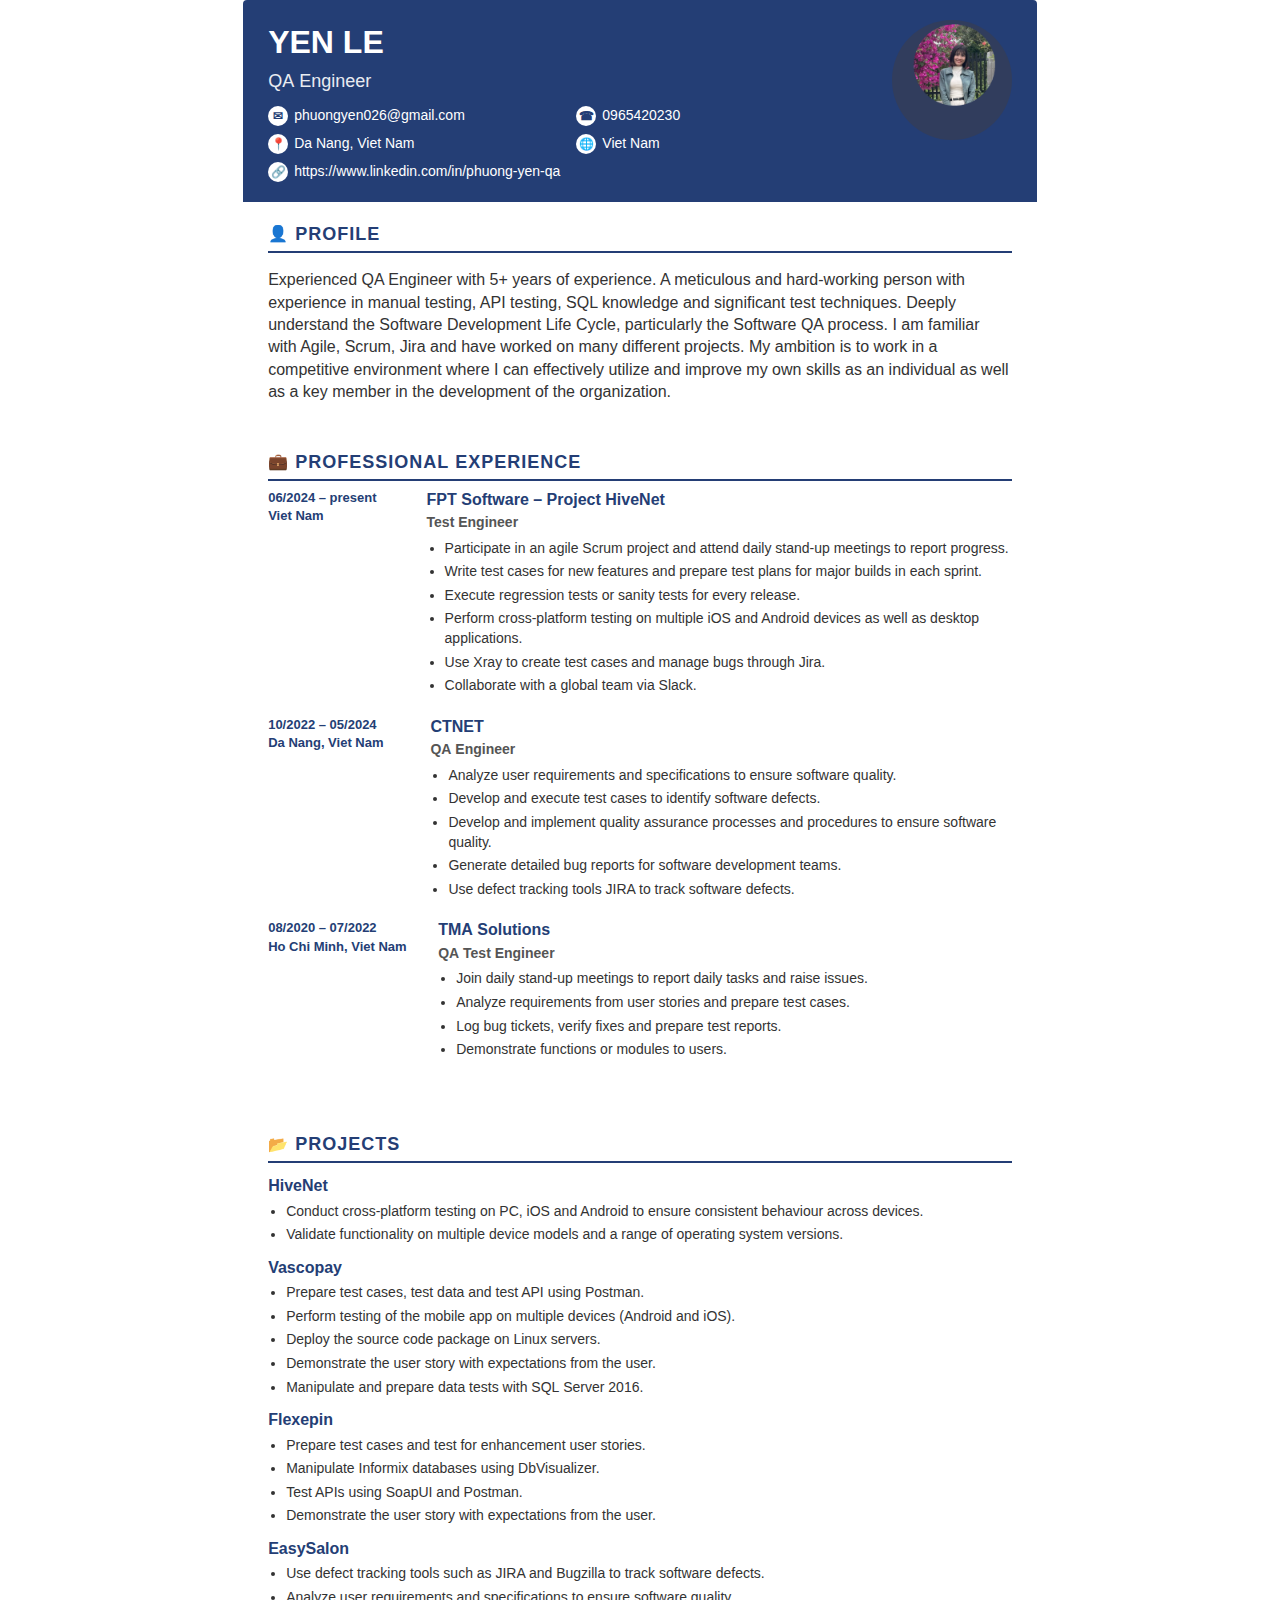
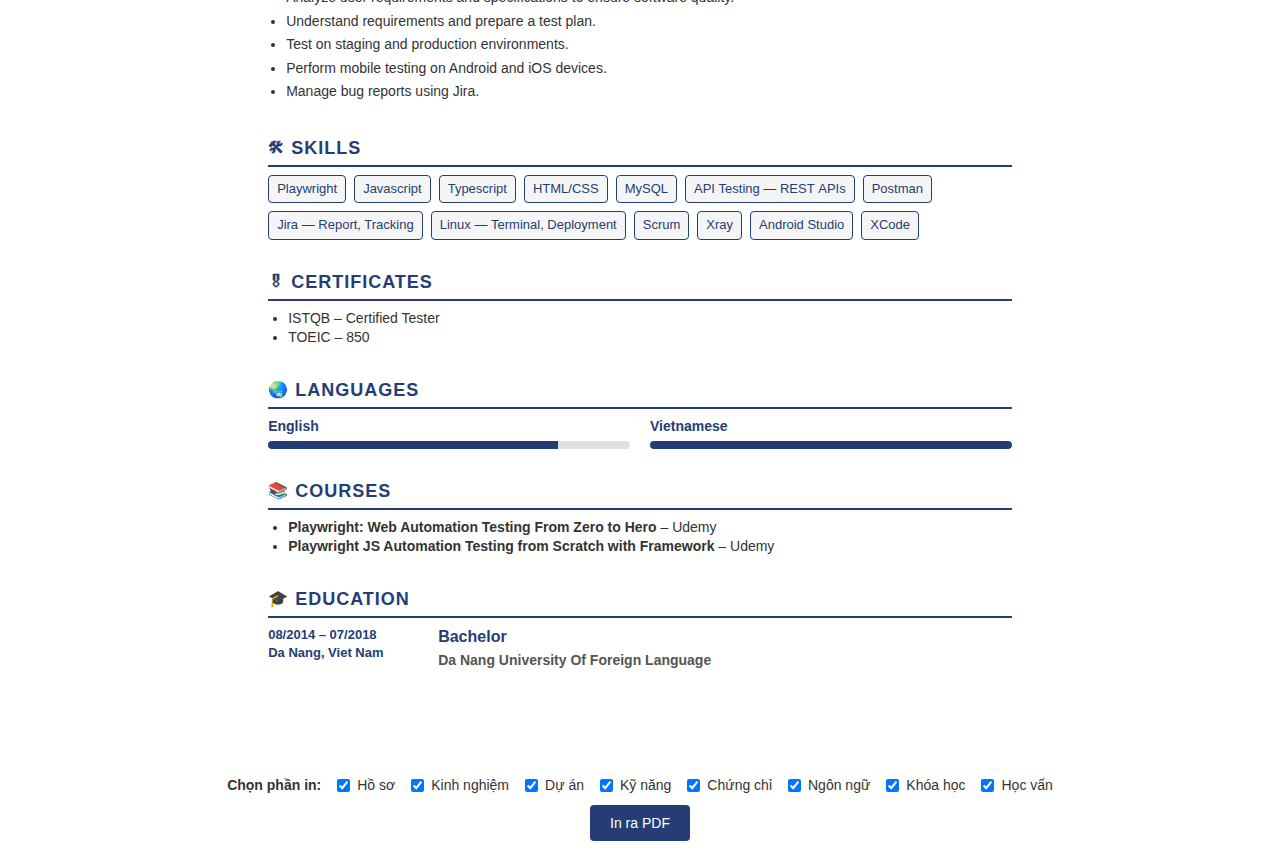
<file: cv_website/index.html>
<!DOCTYPE html>
<html lang="vi">
  <head>
    <meta charset="UTF-8" />
    <meta name="viewport" content="width=device-width, initial-scale=1.0" />
    <title>CV – Yen Le</title>
    <!-- Link to the main stylesheet -->
    <link rel="stylesheet" href="styles.css" />
  </head>
  <body>
    <!--
      The entire CV is wrapped in a container so that
      printing to PDF will preserve margins and page breaks.  The
      `.page` class ensures that each chunk of content stays on its
      own sheet when printed.  The button below the CV allows
      downloading/printing the document.  A separate file input is
      placed over the avatar so the user can click the photo to
      update it.
    -->
    <div id="cv">
      <!-- Page 1 of the CV -->
      <div class="page" id="page1">
        <header class="header">
          <div class="header-left">
            <h1 class="name">YEN LE</h1>
            <h2 class="role">QA Engineer</h2>
            <div class="contact">
              <!-- Each contact line has an icon and some text.  Unicode
                   characters are used here instead of external icon
                   libraries to keep everything self‑contained.  -->
              <div class="contact-item">
                <div class="icon">✉</div>
                <span>phuongyen026@gmail.com</span>
              </div>
              <div class="contact-item">
                <div class="icon">☎</div>
                <span>0965420230</span>
              </div>
              <div class="contact-item">
                <div class="icon">📍</div>
                <span>Da Nang, Viet Nam</span>
              </div>
              <div class="contact-item">
                <div class="icon">🌐</div>
                <span>Viet Nam</span>
              </div>
              <div class="contact-item">
                <div class="icon">🔗</div>
                <span>https://www.linkedin.com/in/phuong-yen-qa</span>
              </div>
            </div>
          </div>
          <div class="header-right">
            <div class="avatar-wrapper">
              <!-- Default avatar image extracted from the supplied PDF. -->
              <img id="avatar" src="avatar.png" alt="Avatar" />
              <!-- Hidden file input sits on top of the avatar.  When
                   clicked, it allows the user to choose a new image.  -->
              <input
                type="file"
                id="avatarInput"
                accept="image/*"
                title="Change avatar"
              />
            </div>
          </div>
        </header>

        <!-- Profile section -->
        <section class="section profile">
          <h3 class="section-title"><span class="icon-title">👤</span>PROFILE</h3>
          <p>
            Experienced QA Engineer with 5+ years of experience.  A meticulous
            and hard‑working person with experience in manual testing,
            API testing, SQL knowledge and significant test techniques.
            Deeply understand the Software Development Life Cycle,
            particularly the Software QA process. I am familiar with Agile,
            Scrum, Jira and have worked on many different projects. My
            ambition is to work in a competitive environment where I can
            effectively utilize and improve my own skills as an individual
            as well as a key member in the development of the organization.
          </p>
        </section>

        <!-- Professional experience -->
        <section class="section experience">
          <h3 class="section-title"><span class="icon-title">💼</span>PROFESSIONAL EXPERIENCE</h3>
          <!-- New Job: HiveNet at FPT Software (June 2024 – present) -->
          <div class="job">
            <div class="date">
              <div>06/2024 – present</div>
              <div>Viet Nam</div>
            </div>
            <div class="company">
              <h4>FPT Software – Project HiveNet</h4>
              <h5>Test Engineer</h5>
              <ul>
                <li>Participate in an agile Scrum project and attend daily stand‑up meetings to report progress.</li>
                <li>Write test cases for new features and prepare test plans for major builds in each sprint.</li>
                <li>Execute regression tests or sanity tests for every release.</li>
                <li>Perform cross‑platform testing on multiple iOS and Android devices as well as desktop applications.</li>
                <li>Use Xray to create test cases and manage bugs through Jira.</li>
                <li>Collaborate with a global team via Slack.</li>
              </ul>
            </div>
          </div>

          <!-- Job 1: CTNET (Oct 2022 – May 2024) -->
          <div class="job">
            <div class="date">
              <div>10/2022 – 05/2024</div>
              <div>Da Nang, Viet Nam</div>
            </div>
            <div class="company">
              <h4>CTNET</h4>
              <h5>QA Engineer</h5>
              <ul>
                <li>Analyze user requirements and specifications to ensure software quality.</li>
                <li>Develop and execute test cases to identify software defects.</li>
                <li>Develop and implement quality assurance processes and procedures to ensure software quality.</li>
                <li>Generate detailed bug reports for software development teams.</li>
                <li>Use defect tracking tools JIRA to track software defects.</li>
              </ul>
            </div>
          </div>

          <!-- Job 2: TMA Solutions -->
          <div class="job">
            <div class="date">
              <div>08/2020 – 07/2022</div>
              <div>Ho Chi Minh, Viet Nam</div>
            </div>
            <div class="company">
              <h4>TMA Solutions</h4>
              <h5>QA Test Engineer</h5>
              <ul>
                <li>Join daily stand‑up meetings to report daily tasks and raise issues.</li>
                <li>Analyze requirements from user stories and prepare test cases.</li>
                <li>Log bug tickets, verify fixes and prepare test reports.</li>
                <li>Demonstrate functions or modules to users.</li>
              </ul>
            </div>
          </div>
        </section>
<br/>
        <!-- Projects (only the first two projects appear on page 1) -->
        <section class="section projects">
          <h3 class="section-title"><span class="icon-title">📂</span>PROJECTS</h3>
          <!-- New project highlighting the HiveNet testing effort -->
          <div class="project">
            <h4>HiveNet</h4>
            <ul>
              <li>Conduct cross‑platform testing on PC, iOS and Android to ensure consistent behaviour across devices.</li>
              <li>Validate functionality on multiple device models and a range of operating system versions.</li>
            </ul>
          </div>

          <div class="project">
            <h4>Vascopay</h4>
            <ul>
              <li>Prepare test cases, test data and test API using Postman.</li>
              <li>Perform testing of the mobile app on multiple devices (Android and iOS).</li>
              <li>Deploy the source code package on Linux servers.</li>
              <li>Demonstrate the user story with expectations from the user.</li>
              <li>Manipulate and prepare data tests with SQL Server 2016.</li>
            </ul>
          </div>
          <div class="project">
            <h4>Flexepin</h4>
            <ul>
              <li>Prepare test cases and test for enhancement user stories.</li>
              <li>Manipulate Informix databases using DbVisualizer.</li>
              <li>Test APIs using SoapUI and Postman.</li>
              <li>Demonstrate the user story with expectations from the user.</li>
            </ul>
          </div>
          <div class="project">
            <h4>EasySalon</h4>
            <ul>
              <li>Use defect tracking tools such as JIRA and Bugzilla to track software defects.</li>
              <li>Analyze user requirements and specifications to ensure software quality.</li>
              <li>Understand requirements and prepare a test plan.</li>
              <li>Test on staging and production environments.</li>
              <li>Perform mobile testing on Android and iOS devices.</li>
              <li>Manage bug reports using Jira.</li>
            </ul>
          </div>
        </section>
		
        <!-- Skills -->
        <section class="section skills">
          <h3 class="section-title"><span class="icon-title">🛠</span>SKILLS</h3>
          <ul class="skills-list">
            <li>Playwright</li>
            <li>Javascript</li>
            <li>Typescript</li>
            <li>HTML/CSS</li>
            <li>MySQL</li>
            <li>API Testing — REST APIs</li>
            <li>Postman</li>
            <li>Jira — Report, Tracking</li>
            <li>Linux — Terminal, Deployment</li>
            <li>Scrum</li>
			<li>Xray</li>
			<li>Android Studio</li>
			<li>XCode</li>
          </ul>
        </section>

        <!-- Certificates -->
        <section class="section certificates">
          <h3 class="section-title"><span class="icon-title">🎖</span>CERTIFICATES</h3>
          <ul class="cert-list">
            <li>ISTQB – Certified Tester</li>
            <li>TOEIC – 850</li>
          </ul>
        </section>

        <!-- Languages with progress bars -->
        <section class="section languages">
          <h3 class="section-title"><span class="icon-title">🌏</span>LANGUAGES</h3>
          <div class="language-list">
            <div class="language">
              <span>English</span>
              <div class="bar"><div class="fill" style="width: 80%;"></div></div>
            </div>
            <div class="language">
              <span>Vietnamese</span>
              <div class="bar"><div class="fill" style="width: 100%;"></div></div>
            </div>
          </div>
        </section>
		<!-- Courses -->
        <section class="section courses">
          <h3 class="section-title"><span class="icon-title">📚</span>COURSES</h3>
          <ul class="course-list">
            <li><strong>Playwright: Web Automation Testing From Zero to Hero</strong> – Udemy</li>
            <li><strong>Playwright JS Automation Testing from Scratch with Framework</strong> – Udemy</li>
          </ul>
        </section>

        <!-- Education -->
        <section class="section education">
          <h3 class="section-title"><span class="icon-title">🎓</span>EDUCATION</h3>
          <div class="education-entry">
            <div class="date">
              <div>08/2014 – 07/2018</div>
              <div>Da Nang, Viet Nam</div>
            </div>
            <div class="school">
              <h4>Bachelor</h4>
              <h5>Da Nang University Of Foreign Language</h5>
            </div>
          </div>
        </section>
      </div>

    </div>

    <!-- Toolbar: provides controls for printing.  Users can choose which
         sections should be included in the printed document via the
         checkboxes below.  The toolbar and its controls are hidden
         automatically when printing.  -->
    <div class="toolbar">
      <div id="printOptions" class="print-options">
        <strong>Chọn phần in:</strong>
        <label><input type="checkbox" data-section="profile" checked /> Hồ sơ</label>
        <label><input type="checkbox" data-section="experience" checked /> Kinh nghiệm</label>
        <label><input type="checkbox" data-section="projects" checked /> Dự án</label>
        <label><input type="checkbox" data-section="skills" checked /> Kỹ năng</label>
        <label><input type="checkbox" data-section="certificates" checked /> Chứng chỉ</label>
        <label><input type="checkbox" data-section="languages" checked /> Ngôn ngữ</label>
        <label><input type="checkbox" data-section="courses" checked /> Khóa học</label>
        <label><input type="checkbox" data-section="education" checked /> Học vấn</label>
      </div>
      <button id="downloadPDF">In ra PDF</button>
    </div>

    <!-- Include the behaviour script -->
    <script src="script.js"></script>
  </body>
</html>
</file>
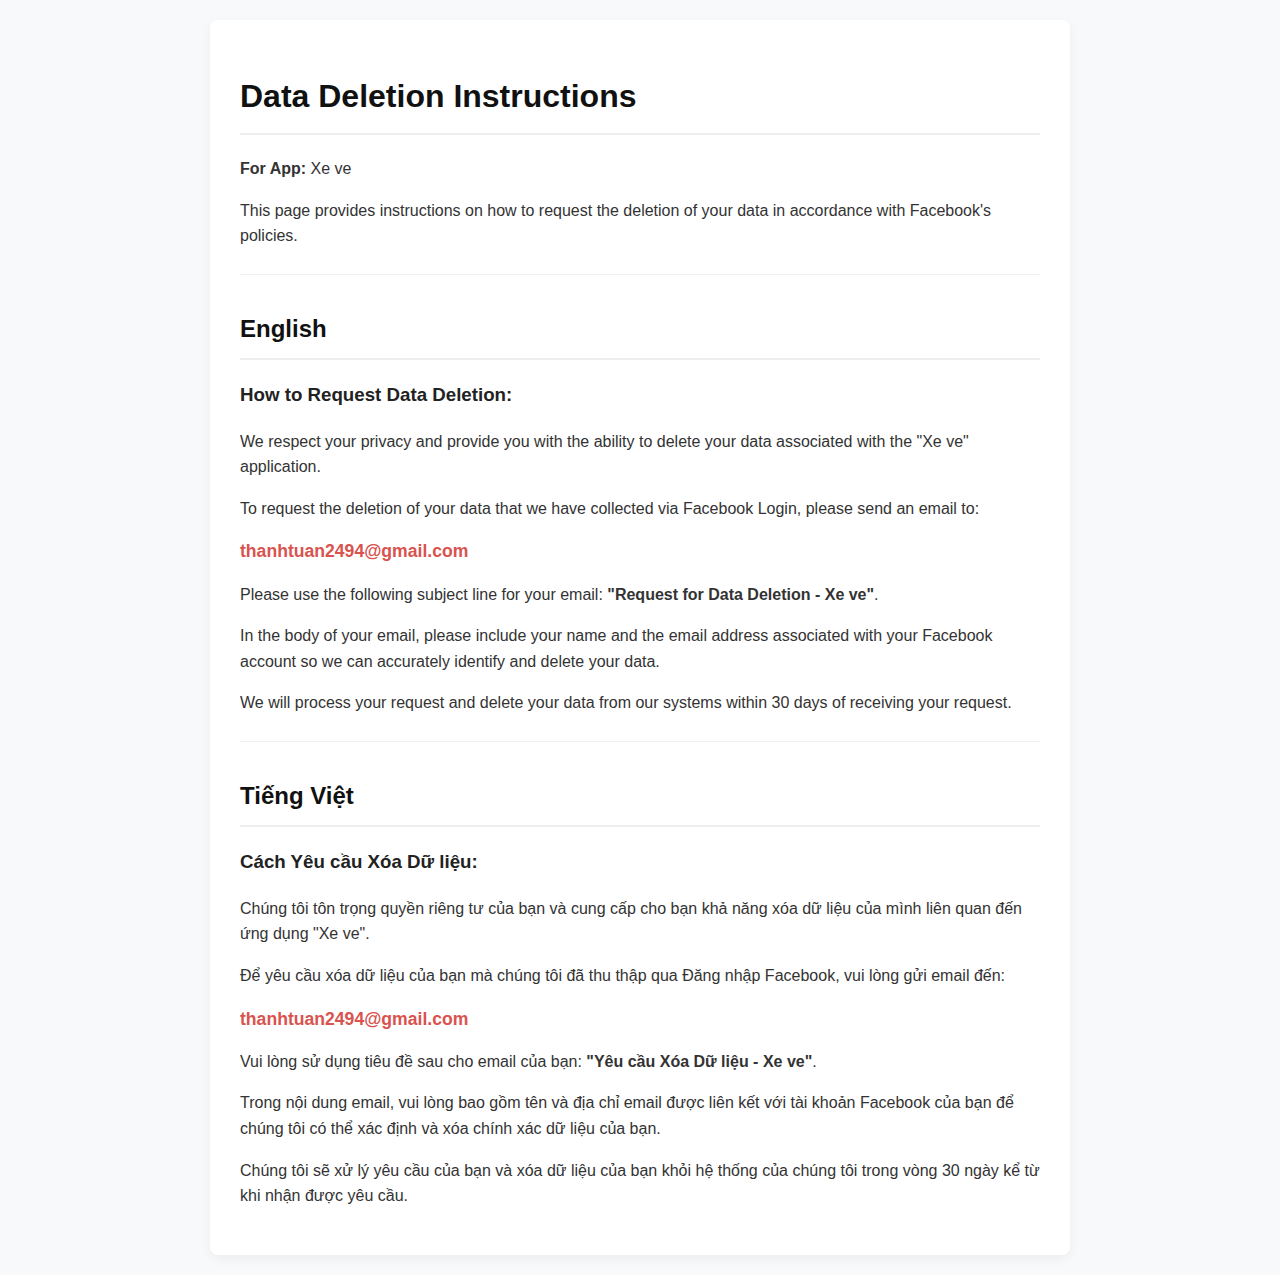
<file: data-deletion/index.html>
<!DOCTYPE html>
<html lang="vi">
<head>
    <meta charset="UTF-8">
    <meta name="viewport" content="width=device-width, initial-scale=1.0">
    <title>Data Deletion Policy - Chính sách Xóa Dữ liệu</title>
    <style>
        body {
            font-family: -apple-system, BlinkMacSystemFont, "Segoe UI", Roboto, Helvetica, Arial, sans-serif;
            line-height: 1.6;
            background-color: #f8f9fa;
            color: #333;
            margin: 0;
            padding: 0;
        }
        .container {
            max-width: 800px;
            margin: 20px auto;
            padding: 30px;
            background-color: #ffffff;
            border-radius: 8px;
            box-shadow: 0 4px 12px rgba(0,0,0,0.05);
        }
        h1, h2 {
            color: #111;
            border-bottom: 2px solid #eee;
            padding-bottom: 10px;
        }
        h3 {
            color: #222;
        }
        a {
            color: #007bff;
            text-decoration: none;
        }
        a:hover {
            text-decoration: underline;
        }
        .email-link {
            font-weight: bold;
            font-size: 1.1em;
            color: #d9534f;
        }
        .lang-section {
            margin-top: 25px;
            padding-top: 15px;
            border-top: 1px solid #f0f0f0;
        }
    </style>
</head>
<body>

    <div class="container">
        <h1>Data Deletion Instructions</h1>
        <p><strong>For App:</strong> Xe ve</p>
        <p>This page provides instructions on how to request the deletion of your data in accordance with Facebook's policies.</p>

        <div class="lang-section">
            <h2>English</h2>
            <h3>How to Request Data Deletion:</h3>
            <p>
                We respect your privacy and provide you with the ability to delete your data associated with the "Xe ve" application.
            </p>
            <p>
                To request the deletion of your data that we have collected via Facebook Login, please send an email to:
            </p>
            <p>
                <a href="mailto:thanhtuan2494@gmail.com" class="email-link">thanhtuan2494@gmail.com</a>
            </p>
            <p>
                Please use the following subject line for your email: <strong>"Request for Data Deletion - Xe ve"</strong>.
            </p>
            <p>
                In the body of your email, please include your name and the email address associated with your Facebook account so we can accurately identify and delete your data.
            </p>
            <p>
                We will process your request and delete your data from our systems within 30 days of receiving your request.
            </p>
        </div>

        <div class="lang-section">
            <h2>Tiếng Việt</h2>
            <h3>Cách Yêu cầu Xóa Dữ liệu:</h3>
            <p>
                Chúng tôi tôn trọng quyền riêng tư của bạn và cung cấp cho bạn khả năng xóa dữ liệu của mình liên quan đến ứng dụng "Xe ve".
            </p>
            <p>
                Để yêu cầu xóa dữ liệu của bạn mà chúng tôi đã thu thập qua Đăng nhập Facebook, vui lòng gửi email đến:
            </p>
            <p>
                <a href="mailto:thanhtuan2494@gmail.com" class="email-link">thanhtuan2494@gmail.com</a>
            </p>
            <p>
                Vui lòng sử dụng tiêu đề sau cho email của bạn: <strong>"Yêu cầu Xóa Dữ liệu - Xe ve"</strong>.
            </p>
            <p>
                Trong nội dung email, vui lòng bao gồm tên và địa chỉ email được liên kết với tài khoản Facebook của bạn để chúng tôi có thể xác định và xóa chính xác dữ liệu của bạn.
            </p>
            <p>
                Chúng tôi sẽ xử lý yêu cầu của bạn và xóa dữ liệu của bạn khỏi hệ thống của chúng tôi trong vòng 30 ngày kể từ khi nhận được yêu cầu.
            </p>
        </div>
    </div>

</body>
</html>
</file>
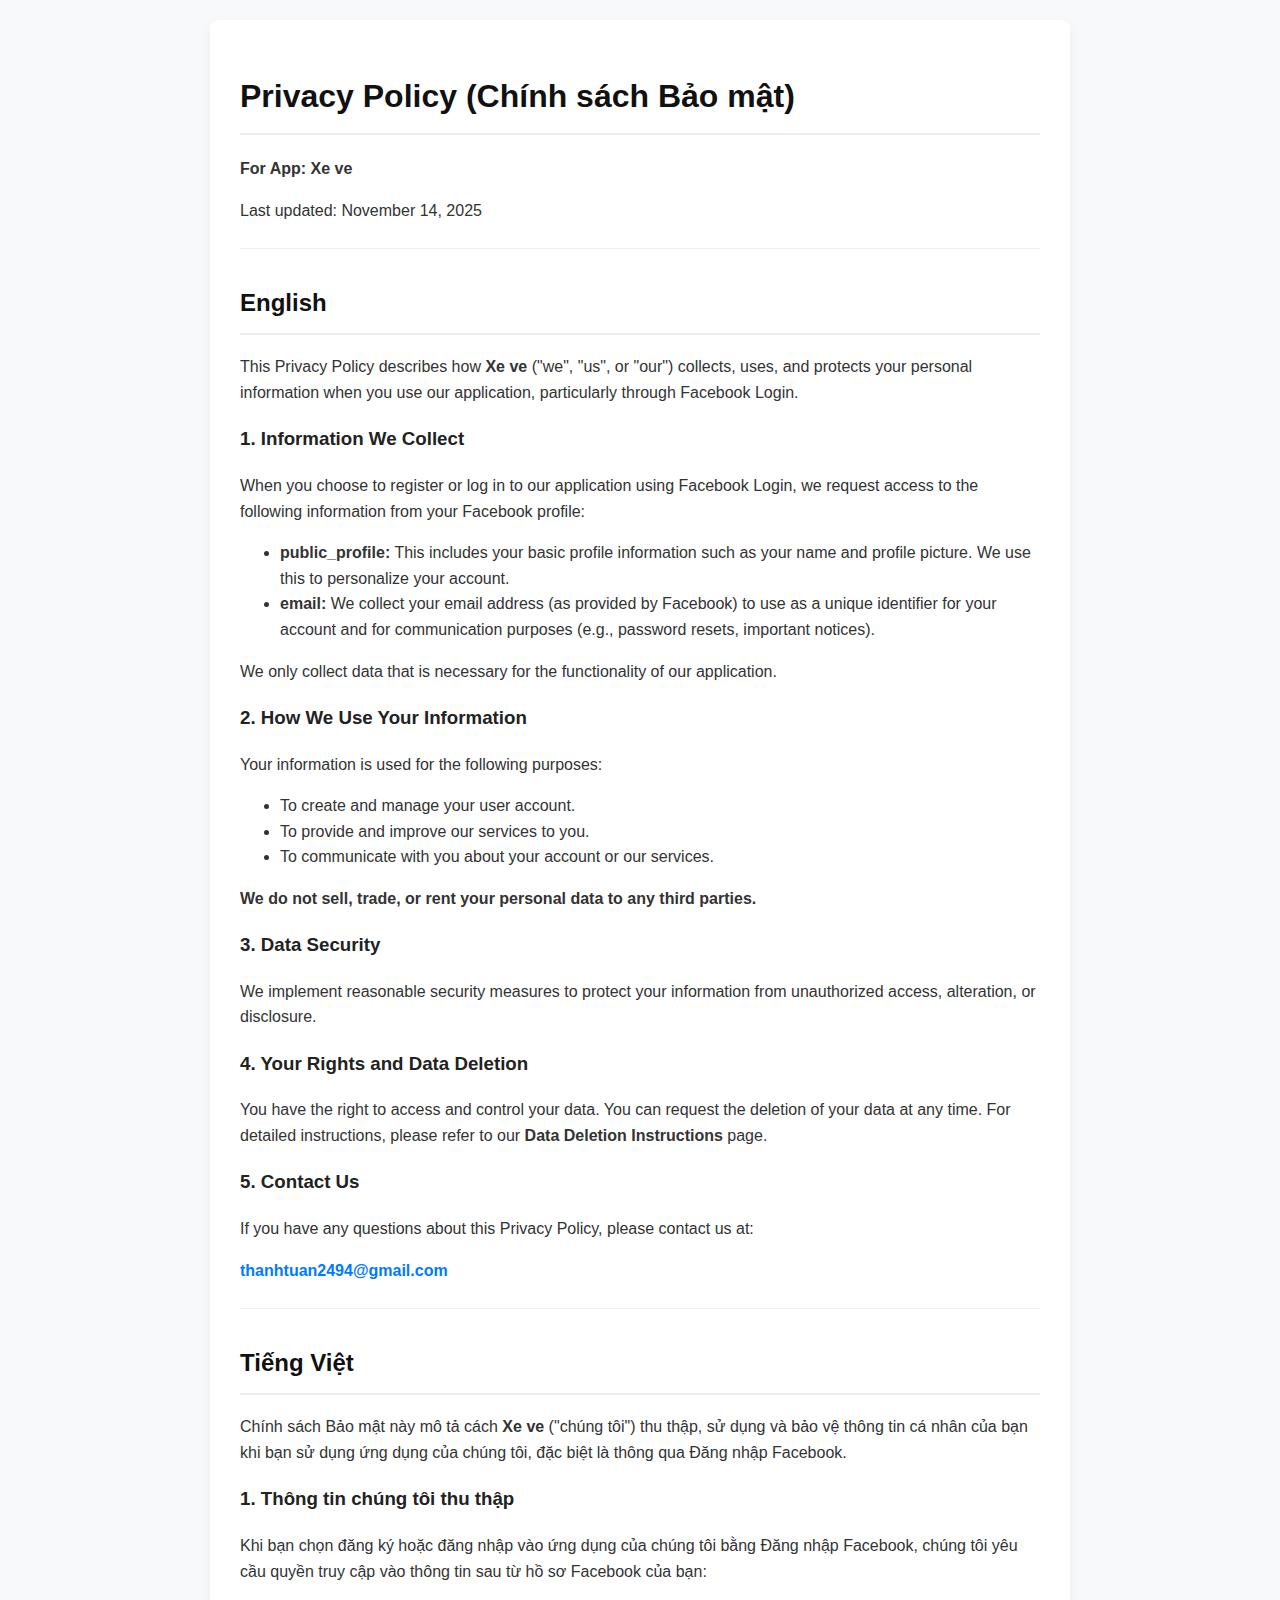
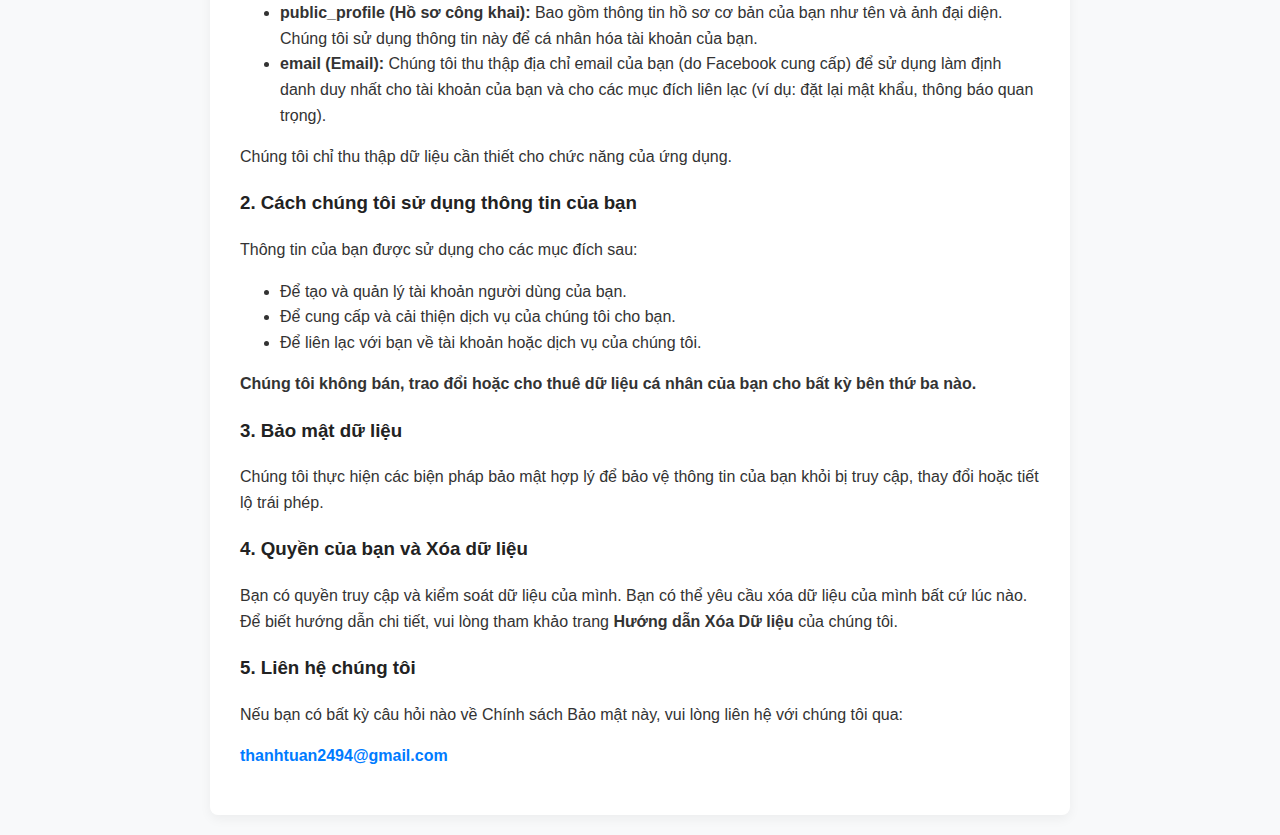
<file: privacy.html>
<!DOCTYPE html>
<html lang="vi">
<head>
    <meta charset="UTF-8">
    <meta name="viewport" content="width=device-width, initial-scale=1.0">
    <title>Privacy Policy - Chính sách Bảo mật</title>
    <style>
        body {
            font-family: -apple-system, BlinkMacSystemFont, "Segoe UI", Roboto, Helvetica, Arial, sans-serif;
            line-height: 1.6;
            background-color: #f8f9fa;
            color: #333;
            margin: 0;
            padding: 0;
        }
        .container {
            max-width: 800px;
            margin: 20px auto;
            padding: 30px;
            background-color: #ffffff;
            border-radius: 8px;
            box-shadow: 0 4px 12px rgba(0,0,0,0.05);
        }
        h1, h2 {
            color: #111;
            border-bottom: 2px solid #eee;
            padding-bottom: 10px;
        }
        h3 {
            color: #222;
        }
        a {
            color: #007bff;
            text-decoration: none;
        }
        a:hover {
            text-decoration: underline;
        }
        .email-link {
            font-weight: bold;
            color: #007bff;
        }
        .app-name {
            font-weight: bold;
        }
        .lang-section {
            margin-top: 25px;
            padding-top: 15px;
            border-top: 1px solid #f0f0f0;
        }
    </style>
</head>
<body>

    <div class="container">
        <h1>Privacy Policy (Chính sách Bảo mật)</h1>
        <p><strong>For App:</strong> <span class="app-name">Xe ve</span></p>
        <p>Last updated: November 14, 2025</p>

        <div class="lang-section">
            <h2>English</h2>
            <p>
                This Privacy Policy describes how <span class="app-name">Xe ve</span> ("we", "us", or "our") collects, uses, and protects your personal information when you use our application, particularly through Facebook Login.
            </p>

            <h3>1. Information We Collect</h3>
            <p>
                When you choose to register or log in to our application using Facebook Login, we request access to the following information from your Facebook profile:
            </p>
            <ul>
                <li><strong>public_profile:</strong> This includes your basic profile information such as your name and profile picture. We use this to personalize your account.</li>
                <li><strong>email:</strong> We collect your email address (as provided by Facebook) to use as a unique identifier for your account and for communication purposes (e.g., password resets, important notices).</li>
            </ul>
            <p>We only collect data that is necessary for the functionality of our application.</p>

            <h3>2. How We Use Your Information</h3>
            <p>Your information is used for the following purposes:</p>
            <ul>
                <li>To create and manage your user account.</li>
                <li>To provide and improve our services to you.</li>
                <li>To communicate with you about your account or our services.</li>
            </ul>
            <p><strong>We do not sell, trade, or rent your personal data to any third parties.</strong></p>

            <h3>3. Data Security</h3>
            <p>
                We implement reasonable security measures to protect your information from unauthorized access, alteration, or disclosure.
            </p>

            <h3>4. Your Rights and Data Deletion</h3>
            <p>
                You have the right to access and control your data. You can request the deletion of your data at any time. For detailed instructions, please refer to our <strong>Data Deletion Instructions</strong> page.
            </p>

            <h3>5. Contact Us</h3>
            <p>
                If you have any questions about this Privacy Policy, please contact us at:
            </p>
            <p>
                <a href="mailto:thanhtuan2494@gmail.com" class="email-link">thanhtuan2494@gmail.com</a>
            </p>
        </div>

        <div class="lang-section">
            <h2>Tiếng Việt</h2>
            <p>
                Chính sách Bảo mật này mô tả cách <span class="app-name">Xe ve</span> ("chúng tôi") thu thập, sử dụng và bảo vệ thông tin cá nhân của bạn khi bạn sử dụng ứng dụng của chúng tôi, đặc biệt là thông qua Đăng nhập Facebook.
            </p>

            <h3>1. Thông tin chúng tôi thu thập</h3>
            <p>
                Khi bạn chọn đăng ký hoặc đăng nhập vào ứng dụng của chúng tôi bằng Đăng nhập Facebook, chúng tôi yêu cầu quyền truy cập vào thông tin sau từ hồ sơ Facebook của bạn:
            </p>
            <ul>
                <li><strong>public_profile (Hồ sơ công khai):</strong> Bao gồm thông tin hồ sơ cơ bản của bạn như tên và ảnh đại diện. Chúng tôi sử dụng thông tin này để cá nhân hóa tài khoản của bạn.</li>
                <li><strong>email (Email):</strong> Chúng tôi thu thập địa chỉ email của bạn (do Facebook cung cấp) để sử dụng làm định danh duy nhất cho tài khoản của bạn và cho các mục đích liên lạc (ví dụ: đặt lại mật khẩu, thông báo quan trọng).</li>
            </ul>
            <p>Chúng tôi chỉ thu thập dữ liệu cần thiết cho chức năng của ứng dụng.</p>

            <h3>2. Cách chúng tôi sử dụng thông tin của bạn</h3>
            <p>Thông tin của bạn được sử dụng cho các mục đích sau:</p>
            <ul>
                <li>Để tạo và quản lý tài khoản người dùng của bạn.</li>
                <li>Để cung cấp và cải thiện dịch vụ của chúng tôi cho bạn.</li>
                <li>Để liên lạc với bạn về tài khoản hoặc dịch vụ của chúng tôi.</li>
            </ul>
            <p><strong>Chúng tôi không bán, trao đổi hoặc cho thuê dữ liệu cá nhân của bạn cho bất kỳ bên thứ ba nào.</strong></p>

            <h3>3. Bảo mật dữ liệu</h3>
            <p>
                Chúng tôi thực hiện các biện pháp bảo mật hợp lý để bảo vệ thông tin của bạn khỏi bị truy cập, thay đổi hoặc tiết lộ trái phép.
            </p>

            <h3>4. Quyền của bạn và Xóa dữ liệu</h3>
            <p>
                Bạn có quyền truy cập và kiểm soát dữ liệu của mình. Bạn có thể yêu cầu xóa dữ liệu của mình bất cứ lúc nào. Để biết hướng dẫn chi tiết, vui lòng tham khảo trang <strong>Hướng dẫn Xóa Dữ liệu</strong> của chúng tôi.
            </p>

            <h3>5. Liên hệ chúng tôi</h3>
            <p>
                Nếu bạn có bất kỳ câu hỏi nào về Chính sách Bảo mật này, vui lòng liên hệ với chúng tôi qua:
            </p>
            <p>
                <a href="mailto:thanhtuan2494@gmail.com" class="email-link">thanhtuan2494@gmail.com</a>
            </p>
        </div>
    </div>

</body>
</html>
</file>
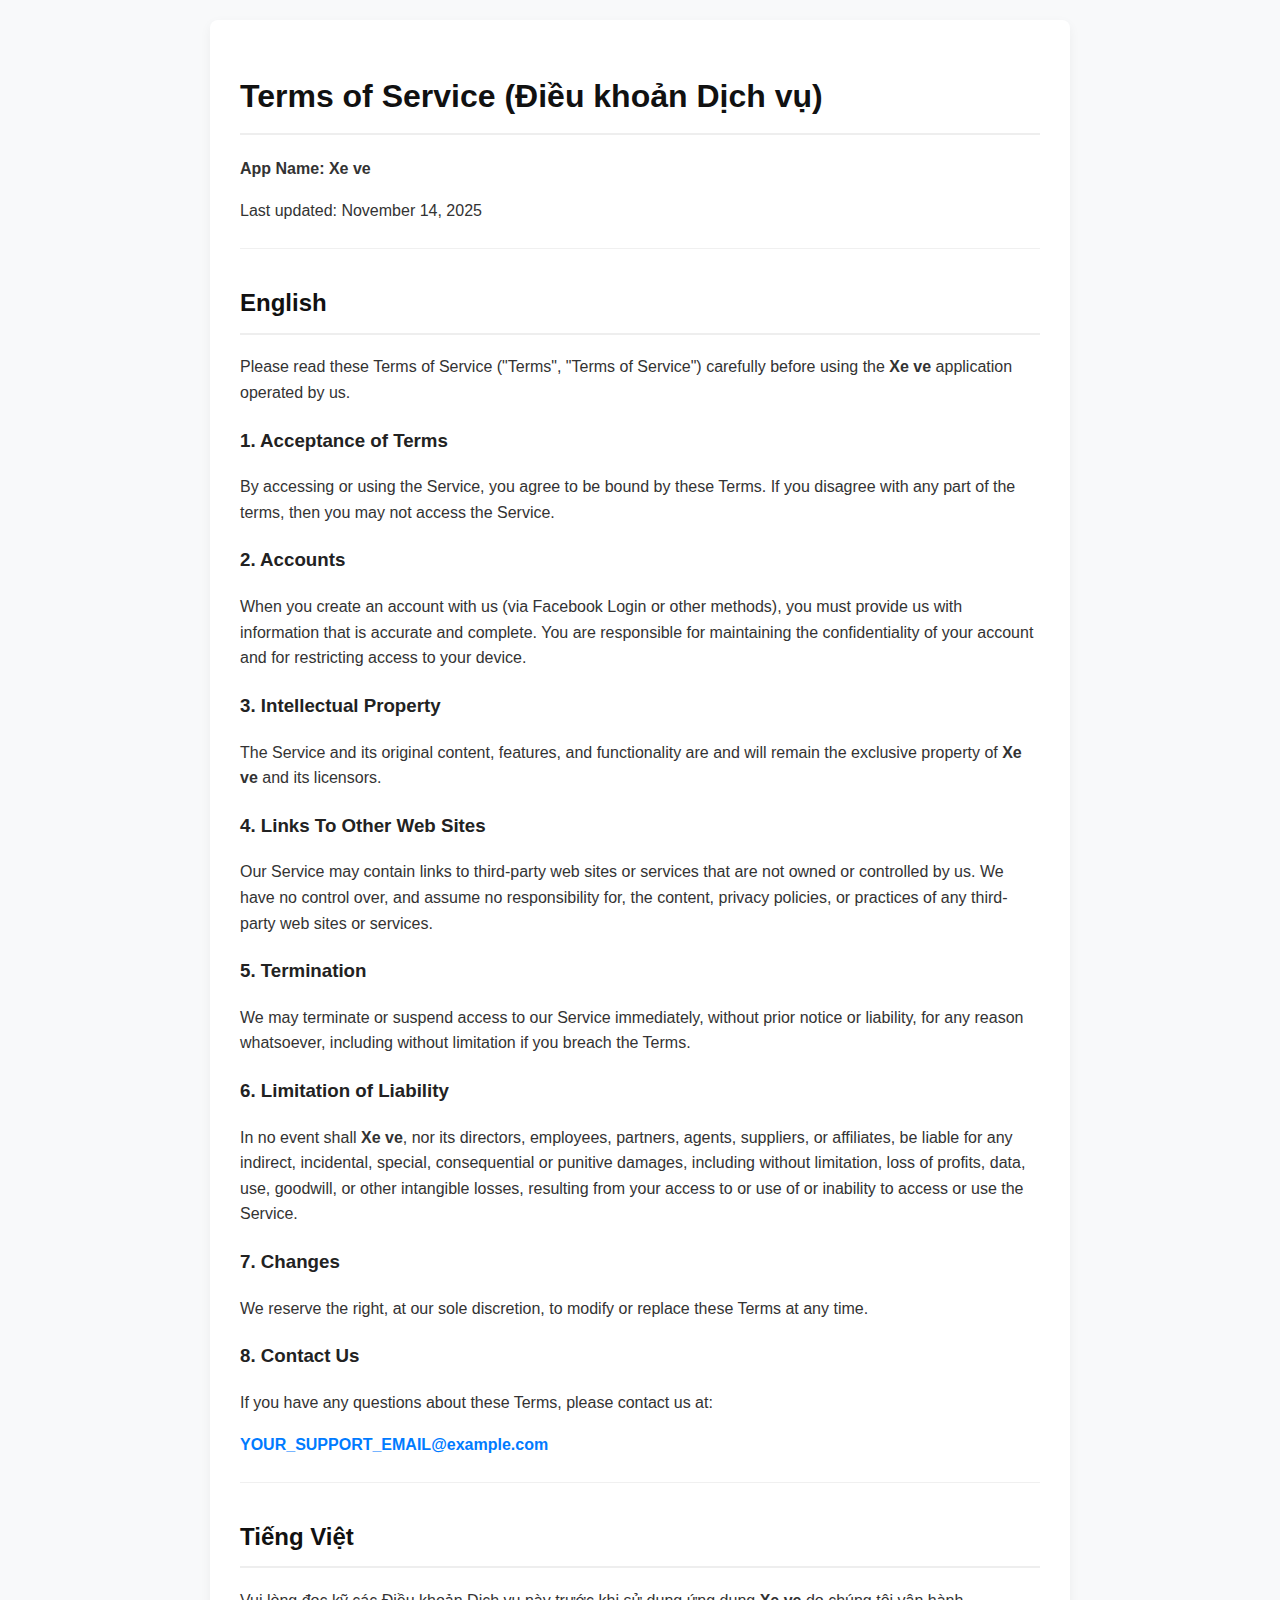
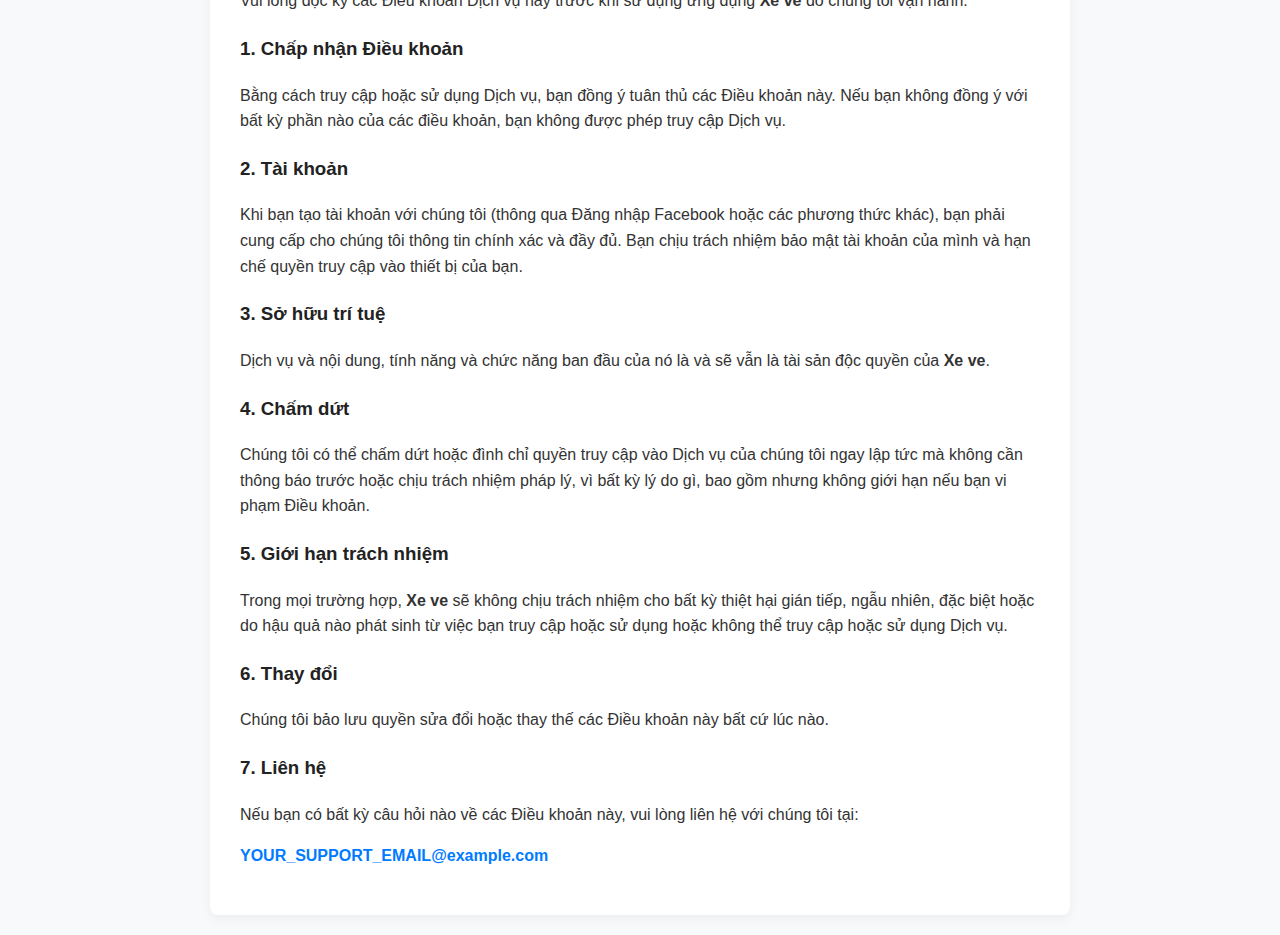
<file: terms.html>
<!DOCTYPE html>
<html lang="vi">
<head>
    <meta charset="UTF-8">
    <meta name="viewport" content="width=device-width, initial-scale=1.0">
    <title>Terms of Service - Điều khoản Dịch vụ</title>
    <style>
        body {
            font-family: -apple-system, BlinkMacSystemFont, "Segoe UI", Roboto, Helvetica, Arial, sans-serif;
            line-height: 1.6;
            background-color: #f8f9fa;
            color: #333;
            margin: 0;
            padding: 0;
        }
        .container {
            max-width: 800px;
            margin: 20px auto;
            padding: 30px;
            background-color: #ffffff;
            border-radius: 8px;
            box-shadow: 0 4px 12px rgba(0,0,0,0.05);
        }
        h1, h2 {
            color: #111;
            border-bottom: 2px solid #eee;
            padding-bottom: 10px;
        }
        h3 {
            color: #222;
            margin-top: 20px;
        }
        a {
            color: #007bff;
            text-decoration: none;
        }
        a:hover {
            text-decoration: underline;
        }
        .email-link {
            font-weight: bold;
            color: #007bff;
        }
        .app-name {
            font-weight: bold;
        }
        .lang-section {
            margin-top: 25px;
            padding-top: 15px;
            border-top: 1px solid #f0f0f0;
        }
    </style>
</head>
<body>

    <div class="container">
        <h1>Terms of Service (Điều khoản Dịch vụ)</h1>
        <p><strong>App Name:</strong> <span class="app-name">Xe ve</span></p>
        <p>Last updated: November 14, 2025</p>

        <div class="lang-section">
            <h2>English</h2>
            <p>Please read these Terms of Service ("Terms", "Terms of Service") carefully before using the <span class="app-name">Xe ve</span> application operated by us.</p>

            <h3>1. Acceptance of Terms</h3>
            <p>By accessing or using the Service, you agree to be bound by these Terms. If you disagree with any part of the terms, then you may not access the Service.</p>

            <h3>2. Accounts</h3>
            <p>When you create an account with us (via Facebook Login or other methods), you must provide us with information that is accurate and complete. You are responsible for maintaining the confidentiality of your account and for restricting access to your device.</p>

            <h3>3. Intellectual Property</h3>
            <p>The Service and its original content, features, and functionality are and will remain the exclusive property of <span class="app-name">Xe ve</span> and its licensors.</p>

            <h3>4. Links To Other Web Sites</h3>
            <p>Our Service may contain links to third-party web sites or services that are not owned or controlled by us. We have no control over, and assume no responsibility for, the content, privacy policies, or practices of any third-party web sites or services.</p>

            <h3>5. Termination</h3>
            <p>We may terminate or suspend access to our Service immediately, without prior notice or liability, for any reason whatsoever, including without limitation if you breach the Terms.</p>

            <h3>6. Limitation of Liability</h3>
            <p>In no event shall <span class="app-name">Xe ve</span>, nor its directors, employees, partners, agents, suppliers, or affiliates, be liable for any indirect, incidental, special, consequential or punitive damages, including without limitation, loss of profits, data, use, goodwill, or other intangible losses, resulting from your access to or use of or inability to access or use the Service.</p>

            <h3>7. Changes</h3>
            <p>We reserve the right, at our sole discretion, to modify or replace these Terms at any time.</p>

            <h3>8. Contact Us</h3>
            <p>If you have any questions about these Terms, please contact us at:</p>
            <p>
                <a href="mailto:YOUR_SUPPORT_EMAIL@example.com" class="email-link">YOUR_SUPPORT_EMAIL@example.com</a>
            </p>
        </div>

        <div class="lang-section">
            <h2>Tiếng Việt</h2>
            <p>Vui lòng đọc kỹ các Điều khoản Dịch vụ này trước khi sử dụng ứng dụng <span class="app-name">Xe ve</span> do chúng tôi vận hành.</p>

            <h3>1. Chấp nhận Điều khoản</h3>
            <p>Bằng cách truy cập hoặc sử dụng Dịch vụ, bạn đồng ý tuân thủ các Điều khoản này. Nếu bạn không đồng ý với bất kỳ phần nào của các điều khoản, bạn không được phép truy cập Dịch vụ.</p>

            <h3>2. Tài khoản</h3>
            <p>Khi bạn tạo tài khoản với chúng tôi (thông qua Đăng nhập Facebook hoặc các phương thức khác), bạn phải cung cấp cho chúng tôi thông tin chính xác và đầy đủ. Bạn chịu trách nhiệm bảo mật tài khoản của mình và hạn chế quyền truy cập vào thiết bị của bạn.</p>

            <h3>3. Sở hữu trí tuệ</h3>
            <p>Dịch vụ và nội dung, tính năng và chức năng ban đầu của nó là và sẽ vẫn là tài sản độc quyền của <span class="app-name">Xe ve</span>.</p>

            <h3>4. Chấm dứt</h3>
            <p>Chúng tôi có thể chấm dứt hoặc đình chỉ quyền truy cập vào Dịch vụ của chúng tôi ngay lập tức mà không cần thông báo trước hoặc chịu trách nhiệm pháp lý, vì bất kỳ lý do gì, bao gồm nhưng không giới hạn nếu bạn vi phạm Điều khoản.</p>

            <h3>5. Giới hạn trách nhiệm</h3>
            <p>Trong mọi trường hợp, <span class="app-name">Xe ve</span> sẽ không chịu trách nhiệm cho bất kỳ thiệt hại gián tiếp, ngẫu nhiên, đặc biệt hoặc do hậu quả nào phát sinh từ việc bạn truy cập hoặc sử dụng hoặc không thể truy cập hoặc sử dụng Dịch vụ.</p>

            <h3>6. Thay đổi</h3>
            <p>Chúng tôi bảo lưu quyền sửa đổi hoặc thay thế các Điều khoản này bất cứ lúc nào.</p>

            <h3>7. Liên hệ</h3>
            <p>Nếu bạn có bất kỳ câu hỏi nào về các Điều khoản này, vui lòng liên hệ với chúng tôi tại:</p>
            <p>
                <a href="mailto:YOUR_SUPPORT_EMAIL@example.com" class="email-link">YOUR_SUPPORT_EMAIL@example.com</a>
            </p>
        </div>
    </div>

</body>
</html>
</file>
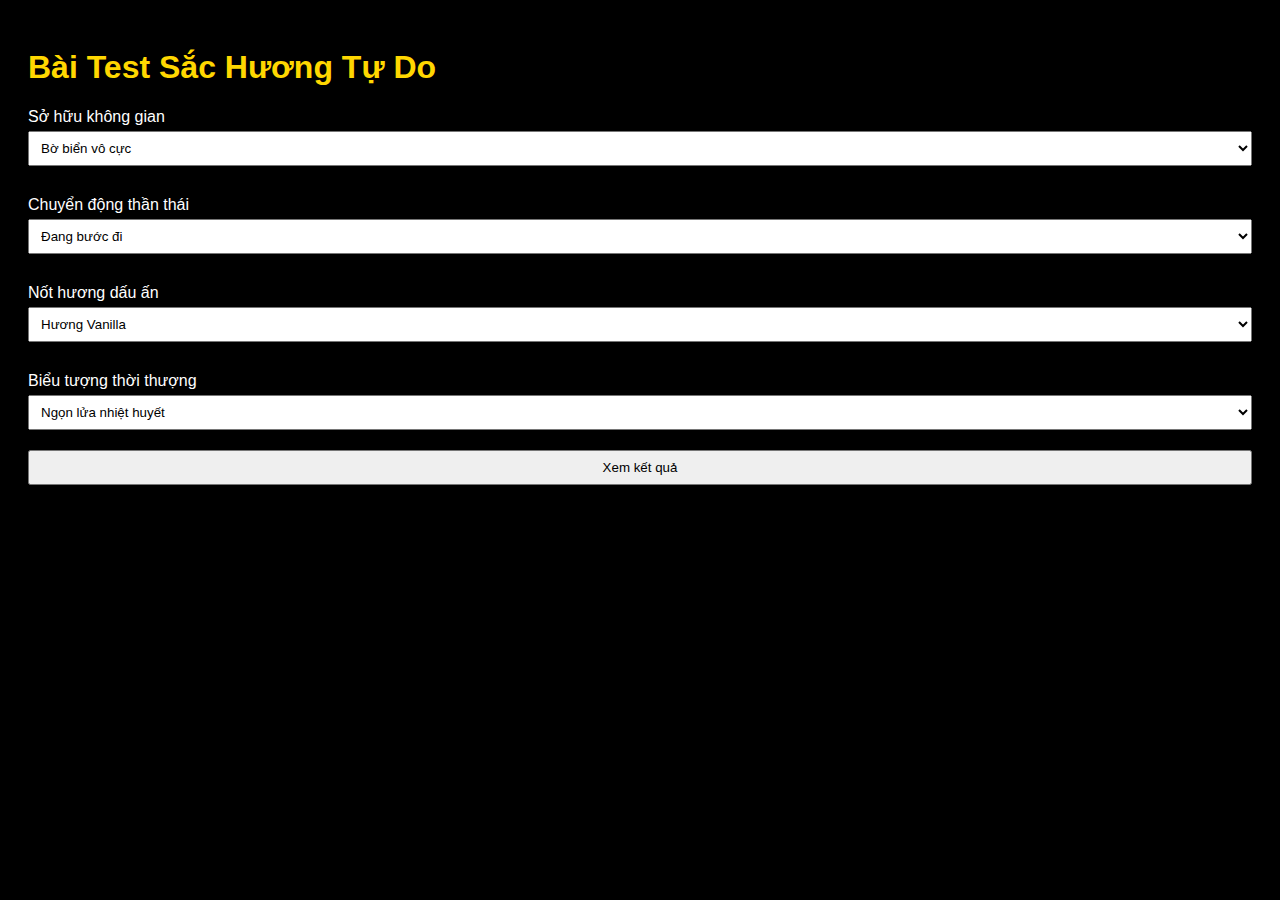
<file: test-sac-huong-cua-ban.html>
<!DOCTYPE html>
<html lang="vi">
<head>
  <meta charset="UTF-8">
  <meta name="viewport" content="width=device-width, initial-scale=1.0">
  <title>Bài Test Sắc Hương Tự Do</title>
  <style>
    body { font-family: Arial, sans-serif; background: #000; color: #fff; padding: 20px; }
    h1 { color: #FFD700; }
    label { display: block; margin: 10px 0 5px; }
    select, button { width: 100%; padding: 8px; margin-bottom: 20px; }
    .result { background: #222; padding: 20px; margin-top: 20px; border-radius: 8px; }
  </style>
</head>
<body>
  <h1>Bài Test Sắc Hương Tự Do</h1>

  <form id="freedomTest">
    <label>Sở hữu không gian</label>
    <select id="space">
      <option value="1">Bờ biển vô cực</option>
      <option value="2">Đồi núi trùng điệp</option>
      <option value="3">Dưới nước</option>
      <option value="4">Sân vườn</option>
      <option value="5">Một góc căn phòng</option>
    </select>

    <label>Chuyển động thần thái</label>
    <select id="motion">
      <option value="1">Đang bước đi</option>
      <option value="2">Ngồi uống cốc cà phê</option>
      <option value="3">Thả lỏng cơ thể</option>
      <option value="4">Nhảy phiêu cùng nhạc</option>
      <option value="5">Ăn gì đó thật ngon</option>
    </select>

    <label>Nốt hương dấu ấn</label>
    <select id="scent">
      <option value="1">Hương Vanilla</option>
      <option value="2">Hương Lavender</option>
      <option value="3">Hương hoa trắng</option>
      <option value="4">Hương gỗ</option>
      <option value="5">Hương cam chanh</option>
    </select>

    <label>Biểu tượng thời thượng</label>
    <select id="symbol">
      <option value="1">Ngọn lửa nhiệt huyết</option>
      <option value="2">Dòng nước dịu êm</option>
      <option value="3">Ánh vàng hoàng hôn</option>
      <option value="4">Trang sức cá tính</option>
      <option value="5">Nước hoa YSL</option>
    </select>

    <button type="button" onclick="getResult()">Xem kết quả</button>
  </form>

  <div id="result" class="result" style="display: none;"></div>

  <script>
    function getResult() {
      const s = document.getElementById("space").value;
      const m = document.getElementById("motion").value;
      const n = document.getElementById("scent").value;
      const b = document.getElementById("symbol").value;

      const resultMap = {
        "1": {
          title: "SẮC HƯƠNG TỰ DO KIÊU HÃNH",
          desc: "Tự tin chiếm trọn spotlight với tinh thần cháy bỏng, cuốn hút."
        },
        "2": {
          title: "SẮC HƯƠNG TỰ DO AN NHIÊN",
          desc: "Bình yên và tự tại chính là phong cách sống bạn chọn."
        },
        "3": {
          title: "SẮC HƯƠNG TỰ DO PHÓNG KHOÁNG",
          desc: "Bạn là luồng gió mới – nhẹ nhàng, vui tươi và tràn đầy năng lượng."
        },
        "4": {
          title: "SẮC HƯƠNG TỰ DO RỰC LỬA",
          desc: "Sống hết mình với từng khoảnh khắc, bạn luôn mang màu sắc mãnh liệt."
        },
        "5": {
          title: "SẮC HƯƠNG TỰ DO BIỂU TƯỢNG",
          desc: "Cá tính – đẳng cấp – khác biệt, bạn là dấu ấn khó phai."
        }
      };

      const score = [s, m, n, b];
      const counts = {};
      score.forEach(i => counts[i] = (counts[i] || 0) + 1);

      const max = Object.entries(counts).sort((a,b) => b[1] - a[1])[0][0];
      const r = resultMap[max];

      document.getElementById("result").style.display = "block";
      document.getElementById("result").innerHTML = `<h2>${r.title}</h2><p>${r.desc}</p>`;
    }
  </script>
</body>
</html>
</file>
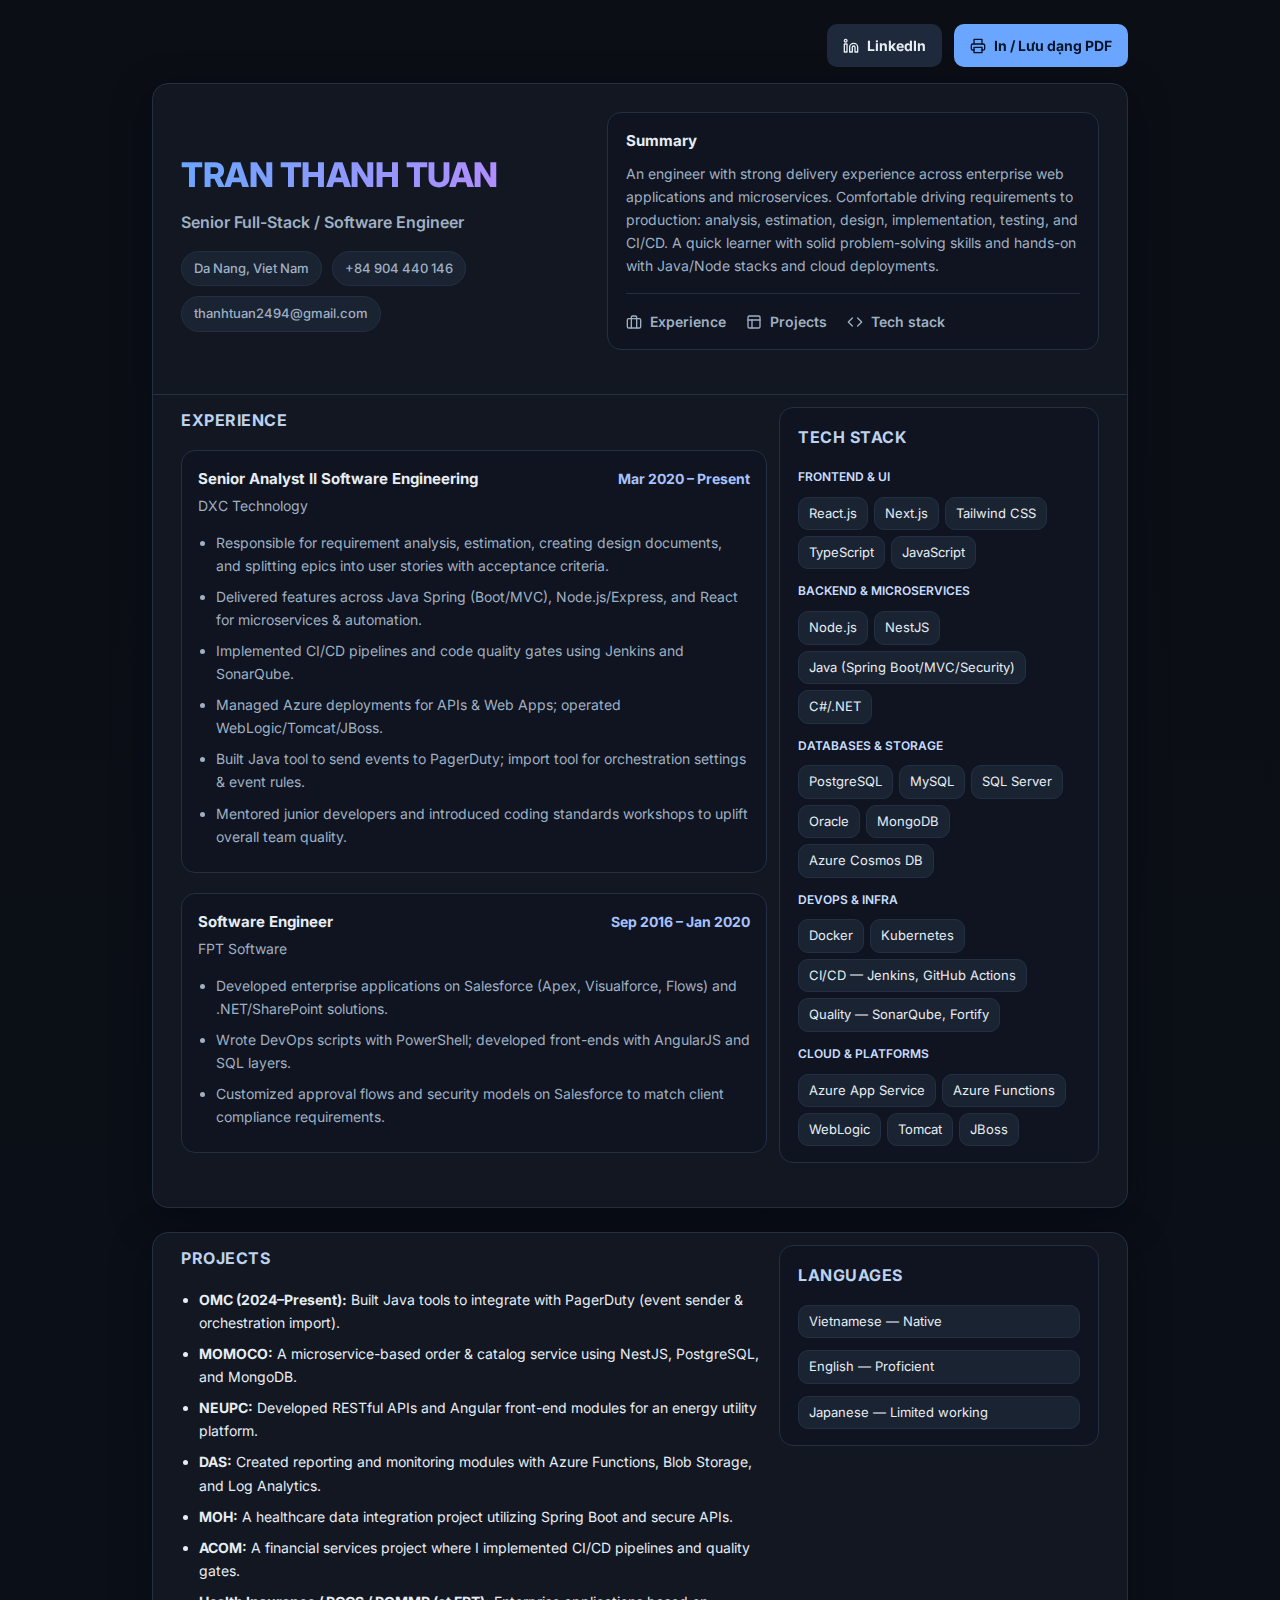
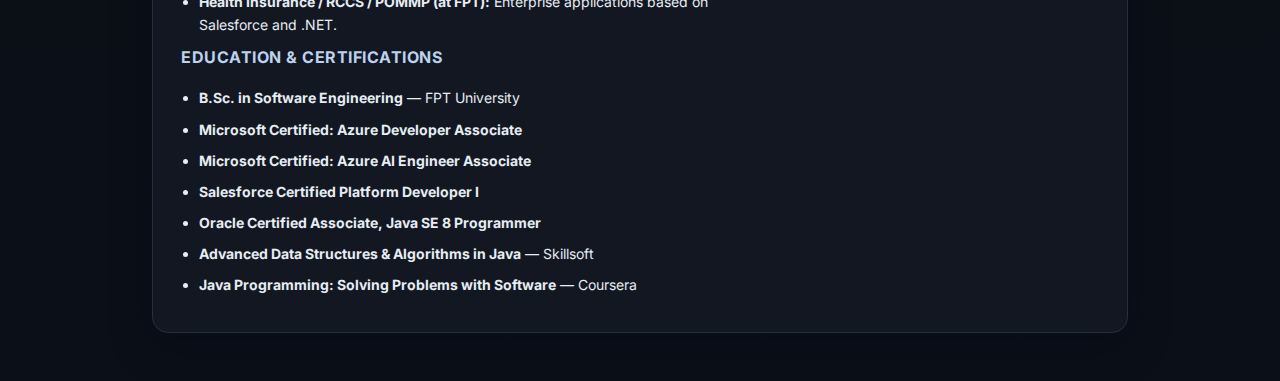
<file: tuan-cv.html>
<!DOCTYPE html>
<html lang="vi">
<head>
  <meta charset="utf-8" />
  <meta name="viewport" content="width=device-width, initial-scale=1" />
  <title>Tran Thanh Tuan — Senior Full-Stack Engineer (9 years)</title>
  <link rel="preconnect" href="https://fonts.googleapis.com">
  <link rel="preconnect" href="https://fonts.gstatic.com" crossorigin>
  <link href="https://fonts.googleapis.com/css2?family=Inter:wght@300;400;500;600;700;800&family=JetBrains+Mono:wght@400;700&display=swap" rel="stylesheet">
  <style>
    /* --- General Styling & Theme --- */
    :root {
      --bg: #0b0e14;
      --card: #121722;
      --ink: #e6edf3;
      --muted: #9fb0c3;
      --acc: #6aa6ff;
      --chip: #1a2332;
      --line: #233044;
    }
    html {
      scroll-behavior: smooth;
    }
    * {
      box-sizing: border-box;
    }
    body {
      margin: 0;
      background: linear-gradient(180deg, #0b0e14, #0b1018);
      color: var(--ink);
      font: 400 14px/1.65 Inter, system-ui, -apple-system, BlinkMacSystemFont, 'Segoe UI', Roboto, Oxygen, Ubuntu, Cantarell, 'Open Sans', 'Helvetica Neue', sans-serif;
      -webkit-font-smoothing: antialiased;
      -moz-osx-font-smoothing: grayscale;
    }
    a {
      color: var(--acc);
      text-decoration: none;
    }
    p {
        margin: 0;
    }
    ul {
        padding-left: 18px;
        margin: 10px 0 0 0;
    }
    li {
        margin-bottom: 8px;
    }

    /* --- Layout --- */
    .container {
      max-width: 1024px;
      margin: auto;
      padding: 24px;
    }
    .toolbar {
      position: sticky;
      top: 16px;
      z-index: 20;
      display: flex;
      gap: 12px;
      justify-content: flex-end;
      margin-bottom: 16px;
    }
    .card {
      background: var(--card);
      border: 1px solid var(--line);
      border-radius: 16px;
      overflow: hidden;
      box-shadow: 0 12px 40px rgba(2, 6, 23, .45);
      margin-bottom: 24px;
    }
     .card:last-of-type {
        break-after: auto;
     }

    /* --- Buttons --- */
    .btn {
      display: inline-flex;
      align-items: center;
      gap: 8px;
      background: var(--acc);
      color: #051327;
      padding: 10px 16px;
      border: 0;
      border-radius: 10px;
      font-weight: 700;
      cursor: pointer;
      font-family: inherit;
      font-size: 14px;
      transition: background-color 0.2s ease;
    }
    .btn:hover {
        background: #8bc0ff;
    }
    .btn.secondary {
      background: #1e293b;
      color: var(--ink);
    }
     .btn.secondary:hover {
        background: #2c3a50;
    }

    /* --- Header --- */
    .header {
      display: grid;
      grid-template-columns: 0.9fr 1.1fr;
      gap: 24px;
      padding: 28px;
      align-items: center;
      border-bottom: 1px solid var(--line);
    }
    .name {
      font-size: 34px;
      margin: 0 0 6px;
      font-weight: 800;
      letter-spacing: -0.5px;
    }
    .gradient-text {
      background: linear-gradient(90deg, #6aa6ff, #c287ff);
      -webkit-background-clip: text;
      -webkit-text-fill-color: transparent;
    }
    .title {
      margin: 0;
      color: var(--muted);
      font-weight: 600;
      font-size: 16px;
    }
    .meta {
      display: flex;
      flex-wrap: wrap;
      gap: 10px;
      margin-top: 16px;
    }
    .pill {
      background: var(--chip);
      border: 1px solid var(--line);
      padding: 6px 12px;
      border-radius: 999px;
      color: var(--muted);
      font-size: 13px;
      font-weight: 500;
    }
    
    /* --- Navigation --- */
    .navigation {
      margin-top: 16px;
      padding-top: 16px;
      border-top: 1px solid var(--line);
      display: flex;
      gap: 20px;
    }
    .nav-link {
      display: inline-flex;
      align-items: center;
      gap: 8px;
      font-weight: 600;
      font-size: 14px;
      color: var(--muted);
      transition: color 0.2s ease;
    }
    .nav-link svg {
      width: 16px;
      height: 16px;
    }
    .nav-link:hover {
      color: var(--ink);
    }

    /* --- Main Content Sections --- */
    .sections {
      display: grid;
      grid-template-columns: 1fr 320px;
      gap: 12px;
      padding: 12px 28px 28px;
    }
    .section h2 {
      margin: 0 0 16px;
      font-size: 16px;
      text-transform: uppercase;
      color: #bcd2ee;
      letter-spacing: 0.5px;
    }

    /* --- Experience Section --- */
    .exp {
      display: grid;
      gap: 20px;
    }
    .exp-item {
      display: grid;
      grid-template-columns: 1fr auto;
      gap: 4px 16px;
      padding: 16px;
      border: 1px solid var(--line);
      border-radius: 14px;
      background: #0f1420;
      break-inside: avoid;
    }
    .role {
      font-weight: 700;
      font-size: 15px;
      margin: 0;
    }
    .company {
      color: var(--muted);
      margin: 2px 0 0;
    }
    .dates {
      color: #a7c2ff;
      font-weight: 700;
      grid-row: 1;
      grid-column: 2;
    }
    .exp-item ul {
        grid-column: 1 / -1;
    }
    .exp-item li {
        color: var(--muted);
    }
    
    /* --- Aside / Sidebar --- */
    .aside .block {
      padding: 16px 18px;
      border: 1px solid var(--line);
      border-radius: 14px;
      background: #0f1420;
      margin-bottom: 16px;
      break-inside: avoid;
    }
    .aside .block strong {
        font-size: 15px;
    }
    .aside .block p {
        margin: 8px 0 0;
        color: var(--muted)
    }
    .skills {
      display: flex;
      flex-direction: column;
      gap: 12px;
    }
    .group {
      display: flex;
      flex-wrap: wrap;
      gap: 6px;
    }
    .group-title {
      width: 100%;
      font-size: 12px;
      font-weight: 600;
      color: #c9ddff;
      text-transform: uppercase;
      margin-bottom: 4px;
    }
    .chip {
      background: var(--chip);
      border: 1px solid var(--line);
      padding: 5px 10px;
      border-radius: 10px;
      font-size: 13px;
    }

    /* --- Footer --- */
    .footer {
      display: flex;
      justify-content: space-between;
      align-items: center;
      padding: 16px 28px;
      border-top: 1px dashed var(--line);
      color: var(--muted);
      font-size: 12px;
    }
    .mono {
        font-family: 'JetBrains Mono', monospace;
    }

    /* --- Print-specific Styles --- */
    @page {
      size: A4;
      margin: 5mm;
    }
    @media print {
      body {
        background: #fff;
        color: #000;
        font-size: 10pt;
      }
      .toolbar, .navigation {
        display: none;
      }
      .container {
        padding: 0;
        max-width: 100%;
      }
      .card {
        box-shadow: none;
        border: 0;
        border-radius: 0;
        margin-bottom: 0;
      }
      .gradient-text {
        background: none;
        -webkit-text-fill-color: initial;
      }
      :root {
        --bg: #fff;
        --card: #fff;
        --ink: #222;
        --muted: #555;
        --acc: #0056b3;
        --chip: #f0f0f0;
        --line: #ddd;
      }
      .sections {
        grid-template-columns: 1fr 320px;
        padding: 12px 0;
        gap: 12px;
      }
      .section h2 {
        color: #6aa6ff;
      }
	  .group-title {
        color: #a7c2ff;
	  }
      .header {
        padding: 16px 0;
      }
      .section {
        padding: 10px 0;
      }
      .name { font-size: 23pt; }
      .title { font-size: 12pt; }
      .pill { font-size: 9pt; }
      .exp-item, .aside .block { background: #fafafa; }
    }
  </style>
</head>
<body>
  <div class="container">
    <div class="toolbar">
      <a class="btn secondary" href="https://www.linkedin.com/in/tuanthanh-tran/" target="_blank">
        <svg xmlns="http://www.w3.org/2000/svg" width="16" height="16" viewBox="0 0 24 24" fill="none" stroke="currentColor" stroke-width="2" stroke-linecap="round" stroke-linejoin="round"><path d="M16 8a6 6 0 0 1 6 6v7h-4v-7a2 2 0 0 0-2-2 2 2 0 0 0-2 2v7h-4v-7a6 6 0 0 1 6-6z"></path><rect x="2" y="9" width="4" height="12"></rect><circle cx="4" cy="4" r="2"></circle></svg>
        LinkedIn
      </a>
      <button class="btn" onclick="window.print()">
        <svg xmlns="http://www.w3.org/2000/svg" width="16" height="16" viewBox="0 0 24 24" fill="none" stroke="currentColor" stroke-width="2" stroke-linecap="round" stroke-linejoin="round"><polyline points="6 9 6 2 18 2 18 9"></polyline><path d="M6 18H4a2 2 0 0 1-2-2v-5a2 2 0 0 1 2-2h16a2 2 0 0 1 2 2v5a2 2 0 0 1-2 2h-2"></path><rect x="6" y="14" width="12" height="8"></rect></svg>
        In / Lưu dạng PDF
      </button>
    </div>

    <!-- Page 1 -->
    <article class="card">
      <header class="header">
        <div>
          <h3 class="name gradient-text">TRAN THANH TUAN</h3>
          <p class="title">Senior Full-Stack / Software Engineer</p>
          <div class="meta">
            <span class="pill">Da Nang, Viet Nam</span>
            <a class="pill" href="tel:+84904440146">+84 904 440 146</a>
            <a class="pill" href="mailto:thanhtuan2494@gmail.com">thanhtuan2494@gmail.com</a>
          </div>
        </div>
        <aside class="aside">
          <div class="block">
            <strong>Summary</strong>
            <p>An engineer with strong delivery experience across enterprise web applications and microservices. Comfortable driving requirements to production: analysis, estimation, design, implementation, testing, and CI/CD. A quick learner with solid problem-solving skills and hands-on with Java/Node stacks and cloud deployments.</p>
            <nav class="navigation">
                <a class="nav-link" href="#experience"><svg xmlns="http://www.w3.org/2000/svg" viewBox="0 0 24 24" fill="none" stroke="currentColor" stroke-width="2" stroke-linecap="round" stroke-linejoin="round"><rect x="2" y="7" width="20" height="14" rx="2" ry="2"></rect><path d="M16 21V5a2 2 0 0 0-2-2h-4a2 2 0 0 0-2 2v16"></path></svg>Experience</a>
                <a class="nav-link" href="#projects"><svg xmlns="http://www.w3.org/2000/svg" viewBox="0 0 24 24" fill="none" stroke="currentColor" stroke-width="2" stroke-linecap="round" stroke-linejoin="round"><rect x="3" y="3" width="18" height="18" rx="2" ry="2"></rect><line x1="3" y1="9" x2="21" y2="9"></line><line x1="9" y1="21" x2="9" y2="9"></line></svg>
                    Projects</a>
                <a class="nav-link" href="#tech-stack"><svg xmlns="http://www.w3.org/2000/svg" viewBox="0 0 24 24" fill="none" stroke="currentColor" stroke-width="2" stroke-linecap="round" stroke-linejoin="round"><polyline points="16 18 22 12 16 6"></polyline><polyline points="8 6 2 12 8 18"></polyline></svg>
                    Tech stack</a>
            </nav>
          </div>
        </aside>
      </header>

      <div class="sections">
        <main>
          <section id="experience" class="section">
            <h2>Experience</h2>
            <div class="exp">
              <div class="exp-item">
                <div>
                  <p class="role">Senior Analyst II Software Engineering</p>
                  <p class="company">DXC Technology</p>
                </div>
                <div class="dates">Mar 2020 – Present</div>
                <ul>
                  <li>Responsible for requirement analysis, estimation, creating design documents, and splitting epics into user stories with acceptance criteria.</li>
                  <li>Delivered features across Java Spring (Boot/MVC), Node.js/Express, and React for microservices & automation.</li>
                  <li>Implemented CI/CD pipelines and code quality gates using Jenkins and SonarQube.</li>
                  <li>Managed Azure deployments for APIs & Web Apps; operated WebLogic/Tomcat/JBoss.</li>
                  <li>Built Java tool to send events to PagerDuty; import tool for orchestration settings & event rules.</li>
                  <li>Mentored junior developers and introduced coding standards workshops to uplift overall team quality.</li>
                </ul>
              </div>
              <div class="exp-item">
                <div>
                  <p class="role">Software Engineer</p>
                  <p class="company">FPT Software</p>
                </div>
                <div class="dates">Sep 2016 – Jan 2020</div>
                <ul>
                  <li>Developed enterprise applications on Salesforce (Apex, Visualforce, Flows) and .NET/SharePoint solutions.</li>
                  <li>Wrote DevOps scripts with PowerShell; developed front-ends with AngularJS and SQL layers.</li>
                  <li>Customized approval flows and security models on Salesforce to match client compliance requirements.</li>
                </ul>
              </div>
            </div>
          </section>
        </main>
        <aside class="aside">
          <section class="section" style="border:0;padding:0">
            <div id="tech-stack" class="block">
              <h2 style="margin-top:0">Tech Stack</h2>
              <div class="skills">
                <div class="group"><div class="group-title">Frontend & UI</div><span class="chip">React.js</span><span class="chip">Next.js</span><span class="chip">Tailwind CSS</span><span class="chip">TypeScript</span><span class="chip">JavaScript</span></div>
                <div class="group"><div class="group-title">Backend & Microservices</div><span class="chip">Node.js</span><span class="chip">NestJS</span><span class="chip">Java (Spring Boot/MVC/Security)</span><span class="chip">C#/.NET</span></div>
                <div class="group"><div class="group-title">Databases & Storage</div><span class="chip">PostgreSQL</span><span class="chip">MySQL</span><span class="chip">SQL Server</span><span class="chip">Oracle</span><span class="chip">MongoDB</span><span class="chip">Azure Cosmos DB</span></div>
                <div class="group"><div class="group-title">DevOps & Infra</div><span class="chip">Docker</span><span class="chip">Kubernetes</span><span class="chip">CI/CD — Jenkins, GitHub Actions</span><span class="chip">Quality — SonarQube, Fortify</span></div>
                <div class="group"><div class="group-title">Cloud & Platforms</div><span class="chip">Azure App Service</span><span class="chip">Azure Functions</span><span class="chip">WebLogic</span><span class="chip">Tomcat</span><span class="chip">JBoss</span></div>
              </div>
            </div>
          </section>
        </aside>
      </div>
    </article>

    <!-- Page 2 -->
    <article class="card">
       <div class="sections">
        <main>
            <section id="projects" class="section">
                <h2>Projects</h2>
                <ul>
                    <li><strong>OMC (2024–Present):</strong> Built Java tools to integrate with PagerDuty (event sender & orchestration import).</li>
                    <li><strong>MOMOCO:</strong> A microservice-based order & catalog service using NestJS, PostgreSQL, and MongoDB.</li>
                    <li><strong>NEUPC:</strong> Developed RESTful APIs and Angular front-end modules for an energy utility platform.</li>
                    <li><strong>DAS:</strong> Created reporting and monitoring modules with Azure Functions, Blob Storage, and Log Analytics.</li>
                    <li><strong>MOH:</strong> A healthcare data integration project utilizing Spring Boot and secure APIs.</li>
                    <li><strong>ACOM:</strong> A financial services project where I implemented CI/CD pipelines and quality gates.</li>
                    <li><strong>Health Insurance / RCCS / POMMP (at FPT):</strong> Enterprise applications based on Salesforce and .NET.</li>
                </ul>
            </section>
             <section class="section">
                <h2>Education & Certifications</h2>
                <ul>
                    <li><strong>B.Sc. in Software Engineering</strong> — FPT University</li>
                    <li><strong>Microsoft Certified: Azure Developer Associate</strong></li>
                    <li><strong>Microsoft Certified: Azure AI Engineer Associate</strong></li>
                    <li><strong>Salesforce Certified Platform Developer I</strong></li>
                    <li><strong>Oracle Certified Associate, Java SE 8 Programmer</strong></li>
                    <li><strong>Advanced Data Structures & Algorithms in Java</strong> — Skillsoft</li>
                    <li><strong>Java Programming: Solving Problems with Software</strong> — Coursera</li>
                </ul>
            </section>
        </main>
        <aside class="aside">
          <section class="section" style="border:0;padding:0">
            <div class="block">
              <h2 style="margin-top:0">Languages</h2>
              <div class="skills">
                <span class="chip">Vietnamese — Native</span>
                <span class="chip">English — Proficient</span>
                <span class="chip">Japanese — Limited working</span>
              </div>
            </div>
          </section>
        </aside>
      </div>
    </article>

  </div>

  <script>
    // Set the "last updated" date to today
    document.getElementById('today').textContent = new Date().toISOString().slice(0, 10);
  </script>
</body>
</html>
</file>
<file: cv_website/styles.css>
/*
  Main stylesheet for the CV.  The design takes inspiration from the
  supplied PDF: a dark blue header, clean typography and clear
  separation of sections.  This file also contains print rules to
  ensure the document looks correct when exported to PDF via
  window.print().
*/

/* Colour palette */
:root {
  --primary-color: #243e75; /* deep navy similar to the PDF header */
  --secondary-color: #f5f5f5; /* light grey for tags and backgrounds */
  --text-color: #333333;
  --accent-color: #3b5998; /* used for borders/tags */
}

/* Basic reset */
* {
  box-sizing: border-box;
}

body {
  margin: 0;
  padding: 0;
  font-family: "Segoe UI", Tahoma, sans-serif;
  color: var(--text-color);
  background: white;
  line-height: 1.4;
}

/* CV container sized for A4 portrait.  When printing the page,
   browsers will break after each `.page` automatically thanks
   to the `page-break-after: always` rule below. */
#cv {
  width: 210mm;
  margin: auto;
  background: white;
}

/* Each page is separated when printing. */
.page {
  padding-bottom: 20mm;
  page-break-after: always;
}

/* Last page should not force an extra blank page. */
.page:last-of-type {
  page-break-after: auto;
}

/* Header styling */
.header {
  background: var(--primary-color);
  color: white;
  display: flex;
  justify-content: space-between;
  padding: 20px 25px;
  border-top-left-radius: 4px;
  border-top-right-radius: 4px;
}

.header-left .name {
  margin: 0;
  font-size: 32px;
  font-weight: 700;
}

.header-left .role {
  margin: 4px 0 12px;
  font-size: 18px;
  font-weight: 400;
  opacity: 0.9;
}

.contact {
  display: grid;
  grid-template-columns: repeat(2, auto);
  gap: 8px 16px;
  align-items: center;
}

.contact-item {
  display: flex;
  align-items: center;
  gap: 6px;
  font-size: 14px;
}

.contact-item .icon {
  width: 20px;
  height: 20px;
  border-radius: 50%;
  background: white;
  color: var(--primary-color);
  display: flex;
  justify-content: center;
  align-items: center;
  font-size: 12px;
  font-weight: 700;
}

/* Avatar wrapper.  The input covers the image so that clicking on
   the picture opens the file dialog. */
.avatar-wrapper {
  position: relative;
  width: 120px;
  height: 120px;
  border-radius: 50%;
  overflow: hidden;
  flex-shrink: 0;
}

.avatar-wrapper img {
  width: 100%;
  height: 100%;
  object-fit: cover;
  display: block;
}

.avatar-wrapper input[type="file"] {
  position: absolute;
  top: 0;
  left: 0;
  width: 100%;
  height: 100%;
  opacity: 0;
  cursor: pointer;
}

/* Section styling */
.section {
  padding: 10px 25px;
}

.section-title {
  display: flex;
  align-items: center;
  gap: 6px;
  color: var(--primary-color);
  font-size: 18px;
  font-weight: 700;
  margin-bottom: 8px;
  margin-block-start:10px;
  border-bottom: 2px solid var(--primary-color);
  padding-bottom: 4px;
  text-transform: uppercase;
  letter-spacing: 1px;
}

.icon-title {
  font-size: 16px;
}

/* Job entries in Professional Experience */
.job {
  display: flex;
  gap: 20px;
  margin-bottom: 16px;
}

.job .date {
  width: 150px;
  font-weight: 600;
  font-size: 13px;
  color: var(--primary-color);
}

.job .company h4 {
  margin: 0;
  font-size: 16px;
  font-weight: 700;
  color: var(--primary-color);
}

.job .company h5 {
  margin: 2px 0 6px;
  font-size: 14px;
  font-weight: 600;
  color: #555;
}

.job ul {
  margin: 0;
  padding-left: 18px;
  list-style: disc;
}

.job ul li {
  margin-bottom: 4px;
  font-size: 14px;
}

/* Projects list styling */
.project h4 {
  margin: 12px 0 4px;
  font-size: 16px;
  font-weight: 700;
  color: var(--primary-color);
}

.project ul {
  margin: 0;
  padding-left: 18px;
  list-style: disc;
  font-size: 14px;
}

.project ul li {
  margin-bottom: 4px;
}

/* Skills tags */
.skills-list {
  list-style: none;
  margin: 0;
  padding: 0;
  display: flex;
  flex-wrap: wrap;
  gap: 8px;
}

.skills-list li {
  border: 1px solid var(--primary-color);
  border-radius: 4px;
  padding: 4px 8px;
  font-size: 13px;
  background: var(--secondary-color);
  color: var(--primary-color);
}

/* Certificate and course lists */
.cert-list,
.course-list {
  list-style: disc;
  padding-left: 20px;
  margin: 0;
  font-size: 14px;
}

/* Languages progress bars */

/* Languages section */
/* Display multiple languages side by side */
.languages .language-list {
  display: flex;
  gap: 20px;
}

/* Each language block grows equally */
.languages .language {
  flex: 1;
  font-size: 14px;
}

.languages .language span {
  display: block;
  margin-bottom: 4px;
  font-weight: 600;
  color: var(--primary-color);
}

.languages .bar {
  width: 100%;
  height: 8px;
  background: #e0e0e0;
  border-radius: 4px;
  overflow: hidden;
}

.languages .bar .fill {
  height: 100%;
  background: var(--primary-color);
}

/* Education entry layout */
.education-entry {
  display: flex;
  gap: 20px;
}

.education-entry .date {
  width: 150px;
  font-weight: 600;
  font-size: 13px;
  color: var(--primary-color);
}

.education-entry .school h4 {
  margin: 0;
  font-size: 16px;
  font-weight: 700;
  color: var(--primary-color);
}

.education-entry .school h5 {
  margin: 2px 0 0;
  font-size: 14px;
  font-weight: 600;
  color: #555;
}

/* Toolbar styling */
.toolbar {
  text-align: center;
  margin: 20px 0;
}

.toolbar button {
  background: var(--primary-color);
  color: white;
  border: none;
  padding: 10px 20px;
  border-radius: 4px;
  font-size: 14px;
  cursor: pointer;
  transition: background 0.2s ease;
}

.toolbar button:hover {
  background: #1f3460;
}

/* Print options styling */
.print-options {
  display: flex;
  flex-wrap: wrap;
  gap: 12px;
  justify-content: center;
  align-items: center;
  font-size: 14px;
  margin-bottom: 10px;
}

.print-options label {
  display: flex;
  align-items: center;
  gap: 4px;
  cursor: pointer;
}

/* Hide print options when printing */
@media print {
  .print-options {
    display: none;
  }
}

/* Hide the toolbar and file input when printing */
@media print {
  .toolbar {
    display: none;
  }
  .avatar-wrapper input[type="file"] {
    display: none;
  }

  /* Hide any element marked as print-hide when printing */
  .print-hide {
    display: none !important;
  }
}
</file>
